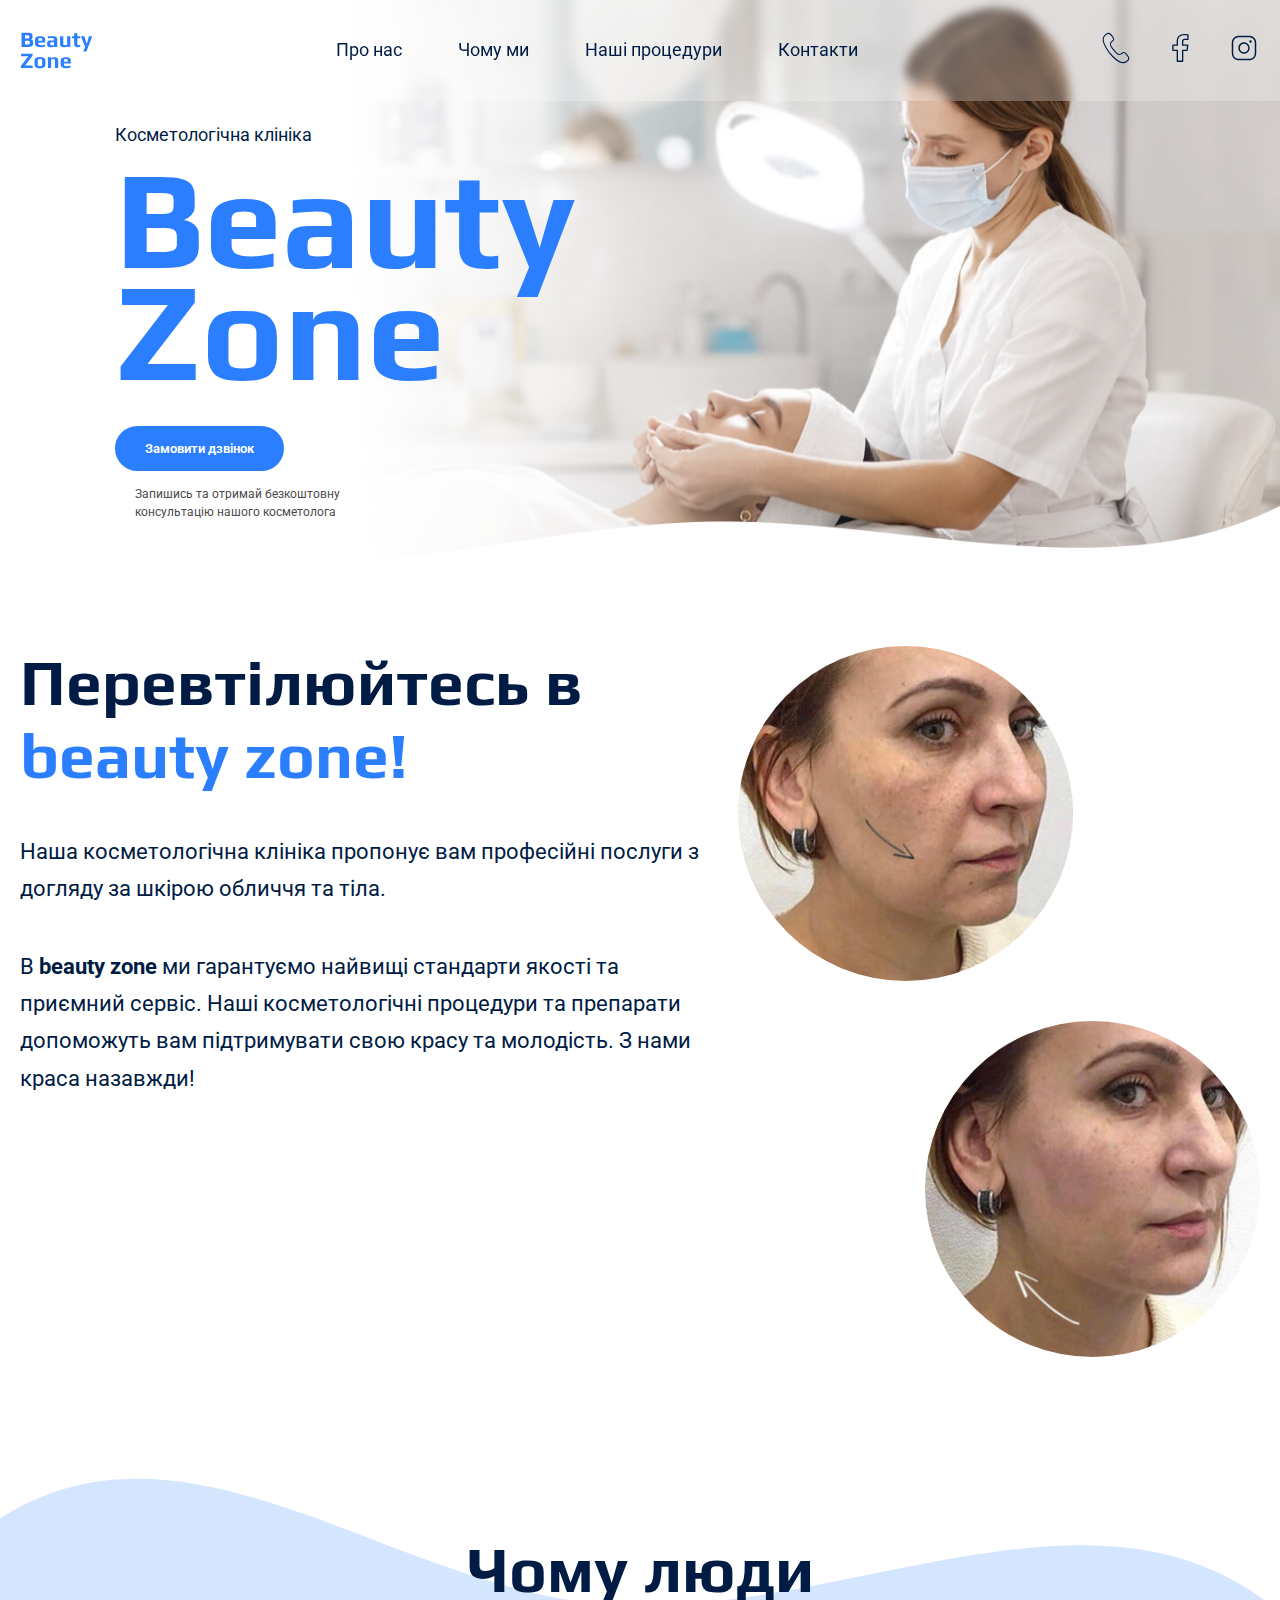
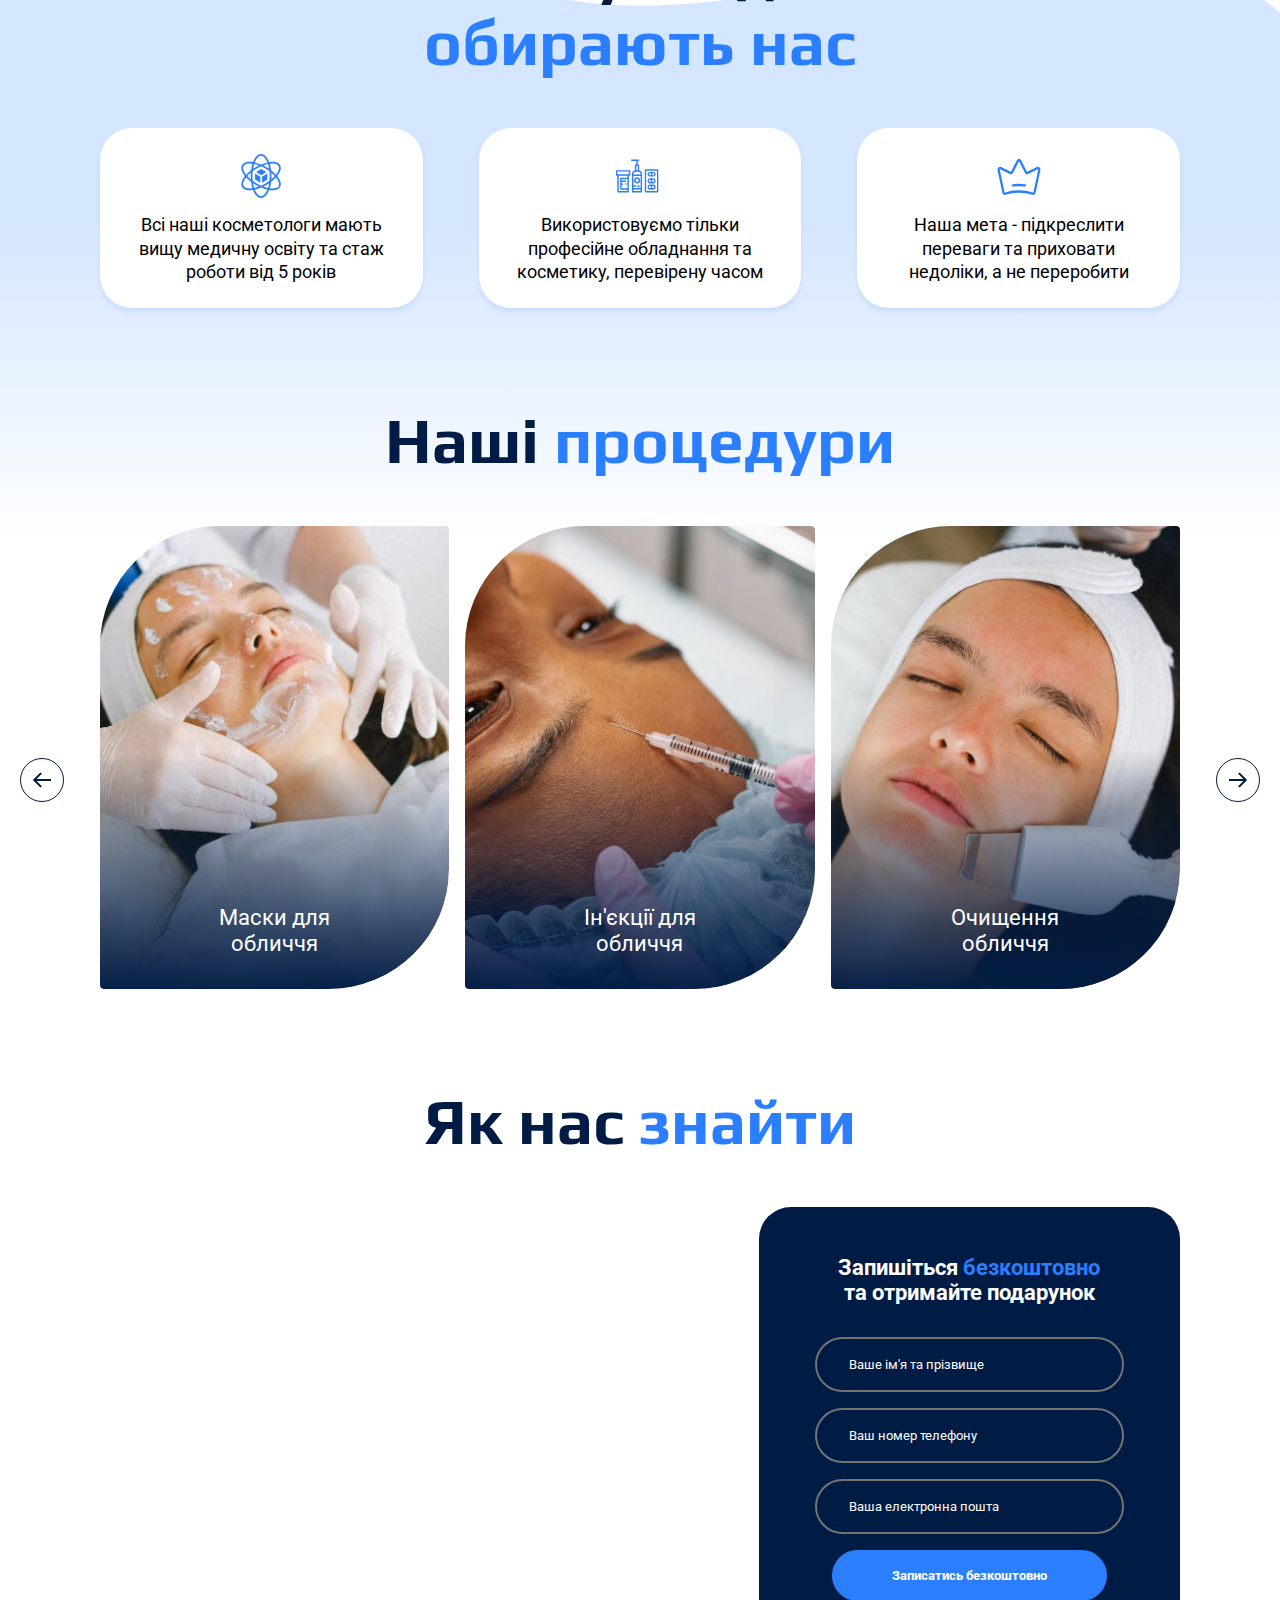
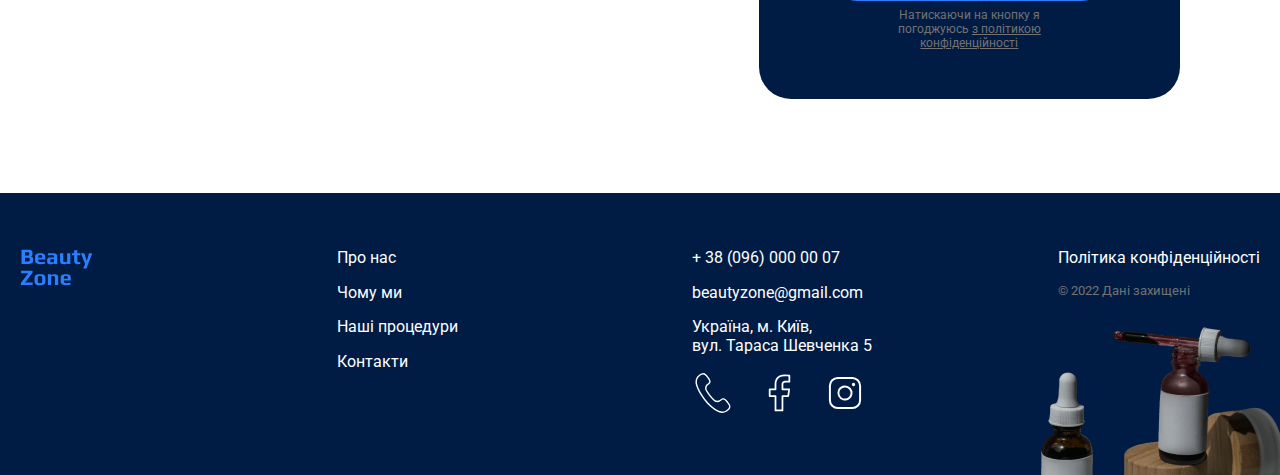
<file: index.html>
<!DOCTYPE html>
<html lang="en">

<head>
   <meta charset="UTF-8">
   <meta name="viewport" content="width=device-width, initial-scale=1.0">
   <title>Beauty Zone</title>
   <link href="https://fonts.googleapis.com/css?family=Roboto:regular,500,700&display=swap" rel="stylesheet">
   <link href="https://fonts.googleapis.com/css?family=Play:700&display=swap" rel="stylesheet">
   <link rel="stylesheet" href="./css/style.css">
</head>

<body>
   <div class="wrapper">
      <header class="header">
         <div class="header__container-width">
            <nav class="header__navigation">
               <a href="index.html" class="header__logo">
                  <img src="./images/header/logo.svg" alt="Logo image">
               </a>
               <ul class="header__menu-list">
                  <li class="header__menu-item">
                     <a href="#" class="header__menu-link">Про нас</a>
                  </li>
                  <li class="header__menu-item">
                     <a href="#" class="header__menu-link">Чому ми</a>
                  </li>
                  <li class="header__menu-item">
                     <a href="#" class="header__menu-link">Наші процедури</a>
                  </li>
                  <li class="header__menu-item">
                     <a href="#" class="header__menu-link">Контакти</a>
                  </li>
               </ul>
               <ul class="header__social-list">
                  <li class="header__social-item">
                     <a href="#" class="header__social-link">
                        <svg>
                           <use href="./images/icons.svg#_icon-telephone"></use>
                        </svg>
                     </a>
                  </li>
                  <li class="header__social-item">
                     <a href="#" class="header__social-link">
                        <svg>
                           <use href="./images/icons.svg#_icon-facebook"></use>
                        </svg>
                     </a>
                  </li>
                  <li class="header__social-item">
                     <a href="#" class="header__social-link">
                        <svg>
                           <use href="./images/icons.svg#_icon-instagram"></use>
                        </svg>
                     </a>
                  </li>
               </ul>
            </nav>
         </div>
      </header>
      <main class="page">
         <section class="hero">
            <div class="hero__container">
               <div class="hero__label">Косметологічна клініка</div>
               <h1 class="hero__title">Beauty Zone</h1>
               <button type="button" class="hero__button">Замовити дзвінок</button>
               <div class="hero__text">
                  <p>Запишись та отримай безкоштовну консультацію нашого косметолога</p>
               </div>
            </div>
         </section>
         <section class="about-us">
            <div class="about-us__container-width">
               <div class="about-us__content">
                  <h2 class="about-us__title title">Перевтілюйтесь в <span class="blue">beauty zone!</span></h2>
                  <div class="about-us__text">
                     <p>
                        Наша косметологічна клініка пропонує вам професійні послуги
                        з догляду за шкірою обличчя та тіла.
                     </p>
                     <p>
                        B <span class="bold">beauty zone</span> ми гарантуємо найвищі стандарти якості
                        та приємний сервіс. Наші косметологічні процедури та препарати допоможуть вам підтримувати свою
                        красу та молодість.
                        З нами краса назавжди!
                     </p>
                  </div>
               </div>
               <ul class="about-us__images">
                  <li class="about-us__image">
                     <img src="./images/about-us/image01.jpg" alt="Image woman portrait">
                  </li>
                  <li class="about-us__image">
                     <img src="./images/about-us/image02.jpg" alt="Image woman portrait">
                  </li>
               </ul>
            </div>
         </section>
         <section class="why">
            <div class="why__container">
               <h2 class="why__title title">Чому люди <br><span class="blue">обирають нас</span></h2>
               <ul class="why__list">
                  <li class="why__item">
                     <div class="why__icon">
                        <svg>
                           <use href="./images/icons.svg#_icon-01"></use>
                        </svg>
                     </div>
                     <div class="why__text">
                        <p>
                           Всі наші косметологи мають вищу медичну освіту та стаж роботи від 5 років
                        </p>
                     </div>
                  </li>
                  <li class="why__item">
                     <div class="why__icon">
                        <svg>
                           <use href="./images/icons.svg#_icon-02"></use>
                        </svg>
                     </div>
                     <div class="why__text">
                        <p>
                           Використовуємо тільки професійне обладнання та косметику, перевірену часом
                        </p>
                     </div>
                  </li>
                  <li class="why__item">
                     <div class="why__icon">
                        <svg>
                           <use href="./images/icons.svg#_icon-03"></use>
                        </svg>
                     </div>
                     <div class="why__text">
                        <p>
                           Наша мета - підкреслити переваги та приховати недоліки, а не переробити
                        </p>
                     </div>
                  </li>
               </ul>
            </div>
         </section>
         <section class="procedures">
            <div class="procedures__container-width">
               <h2 class="procedures__title title">Наші <span class="blue">процедури</span></h2>
               <div class="procedures__slider">
                  <ul class="procedures__wrapper slider__container">
                     <li class="procedures__slide">
                        <article>
                           <div class="procedures__image">
                              <img src="./images/procedures/01.jpg" alt="Procedure image">
                           </div>
                           <h3 class="procedures__label">
                              <a href="#" class="procedures__link">Маски для обличчя</a>
                           </h3>
                        </article>
                     </li>
                     <li class="procedures__slide">
                        <article>
                           <div class="procedures__image">
                              <img src="./images/procedures/02.jpg" alt="Procedure image">
                           </div>
                           <h3 class="procedures__label">
                              <a href="#" class="procedures__link">Ін'єкції для обличчя</a>
                           </h3>
                        </article>
                     </li>
                     <li class="procedures__slide">
                        <article>
                           <div class="procedures__image">
                              <img src="./images/procedures/03.jpg" alt="Procedure image">
                           </div>
                           <h3 class="procedures__label">
                              <a href="#" class="procedures__link">Очищення обличчя</a>
                           </h3>
                        </article>
                     </li>
                  </ul>
                  <div class="procedures__pagination"></div>
                  <div class="procedures__navigation">
                     <button type="button" class="procedures-button-prev">
                        <svg>
                           <use href="./images/icons.svg#_icon-arrow"></use>
                        </svg>
                     </button>
                     <button type="button" class="procedures-button-next">
                        <svg>
                           <use href="./images/icons.svg#_icon-arrow"></use>
                        </svg>
                     </button>
                  </div>
               </div>
            </div>
         </section>
         <section class="contacts">
            <div class="contacts__container">
               <h2 class="contacts__title title">Як нас <span class="blue">знайти</span></h2>
               <div class="contacts__body">
                  <div class="contacts__map">
                     <iframe src="https://www.google.com/maps/embed?pb=!1m18!1m12!1m3!1d5081.411130969585!2d30.51410109753927!3d50.446584736365395!2m3!1f0!2f0!3f0!3m2!1i1024!2i768!4f13.1!3m3!1m2!1s0x40d4cef8b5f6338d%3A0x25c7f06ad686451c!2z0LHRg9C70YzQstCw0YAg0KLQsNGA0LDRgdCwINCo0LXQstGH0LXQvdC60LAsIDUsINCa0LjRl9CyLCAwMjAwMA!5e0!3m2!1suk!2sua!4v1699537401948!5m2!1suk!2sua" style="border:0;" allowfullscreen="" loading="lazy" referrerpolicy="no-referrer-when-downgrade"></iframe>
                  </div>
                  <div class="contacts__block-form">
                     <form class="contacts__form form-contacts" action="#" method="get">
                        <h4 class="form-contacts__title">Запишіться <span class="blue">безкоштовно</span> та отримайте подарунок</h4>
                        <ul class="form-contacts__list">
                           <li class="form-contacts__item">
                              <input autocomplete="off" type="text" name="name" placeholder="Ваше ім'я та прізвище" class="form-contacts__input">
                           </li>
                           <li class="form-contacts__item">
                              <input autocomplete="off" type="tel" name="tel" placeholder="Ваш номер телефону" class="form-contacts__input">
                           </li>
                           <li class="form-contacts__item">
                              <input autocomplete="off" type="email" name="email" placeholder="Ваша електронна пошта" class="form-contacts__input">
                           </li>
                        </ul>
                        <div class="form-contacts__submit">
                           <button type="submit" class="form-contacts__button">Записатись безкоштовно</button>
                        </div>
                        <div class="form-contacts__text">
                           <p>
                              Натискаючи на кнопку я погоджуюсь <a href="#">з політикою конфіденційності</a>
                           </p>
                        </div>
                     </form>
                  </div>
               </div>
            </div>
         </section>
      </main>
      <footer class="footer">
         <div class="footer__container-width">
            <nav class="footer__navigation">
               <a href="index.html" class="footer__logo">
                  <img src="./images/header/logo.svg" alt="Logo image">
               </a>
               <ul class="footer__menu-list">
                  <li class="footer__menu-item">
                     <a href="#" class="footer__menu-link">Про нас</a>
                  </li>
                  <li class="footer__menu-item">
                     <a href="#" class="footer__menu-link">Чому ми</a>
                  </li>
                  <li class="footer__menu-item">
                     <a href="#" class="footer__menu-link">Наші процедури</a>
                  </li>
                  <li class="footer__menu-item">
                     <a href="#" class="footer__menu-link">Контакти</a>
                  </li>
               </ul>
               <div class="footer__contacts">
                  <ul class="footer__contacts-list">
                     <li class="footer__contacts-item">
                        <a href="tel:+380960000007" class="footer__contacts-link">+ 38 (096) 000 00 07</a>
                     </li>
                     <li class="footer__contacts-item">
                        <a href="mailto:beautyzone@gmail.com" class="footer__contacts-link">beautyzone@gmail.com</a>
                     </li>
                     <li class="footer__contacts-item">
                        <a href="#" class="footer__contacts-link">Україна, м. Київ, <br> вул. Тараса Шевченка 5</a>
                     </li>
                  </ul>
                  <ul class="footer__social-list">
                     <li class="footer__social-item">
                        <a href="#" class="footer__social-link">
                           <svg>
                              <use href="./images/icons.svg#_icon-telephone"></use>
                           </svg>
                        </a>
                     </li>
                     <li class="footer__social-item">
                        <a href="#" class="footer__social-link">
                           <svg>
                              <use href="./images/icons.svg#_icon-facebook"></use>
                           </svg>
                        </a>
                     </li>
                     <li class="footer__social-item">
                        <a href="#" class="footer__social-link">
                           <svg>
                              <use href="./images/icons.svg#_icon-instagram"></use>
                           </svg>
                        </a>
                     </li>
                  </ul>
               </div>
            </nav>
            <div class="footer__privacy">
               <a href="#" class="footer__policy">Політика конфіденційності</a>
               <div class="footer__copyright">© 2022 Дані захищені</div>
            </div>
         </div>
      </footer>
   </div>
</body>

</html>
</file>
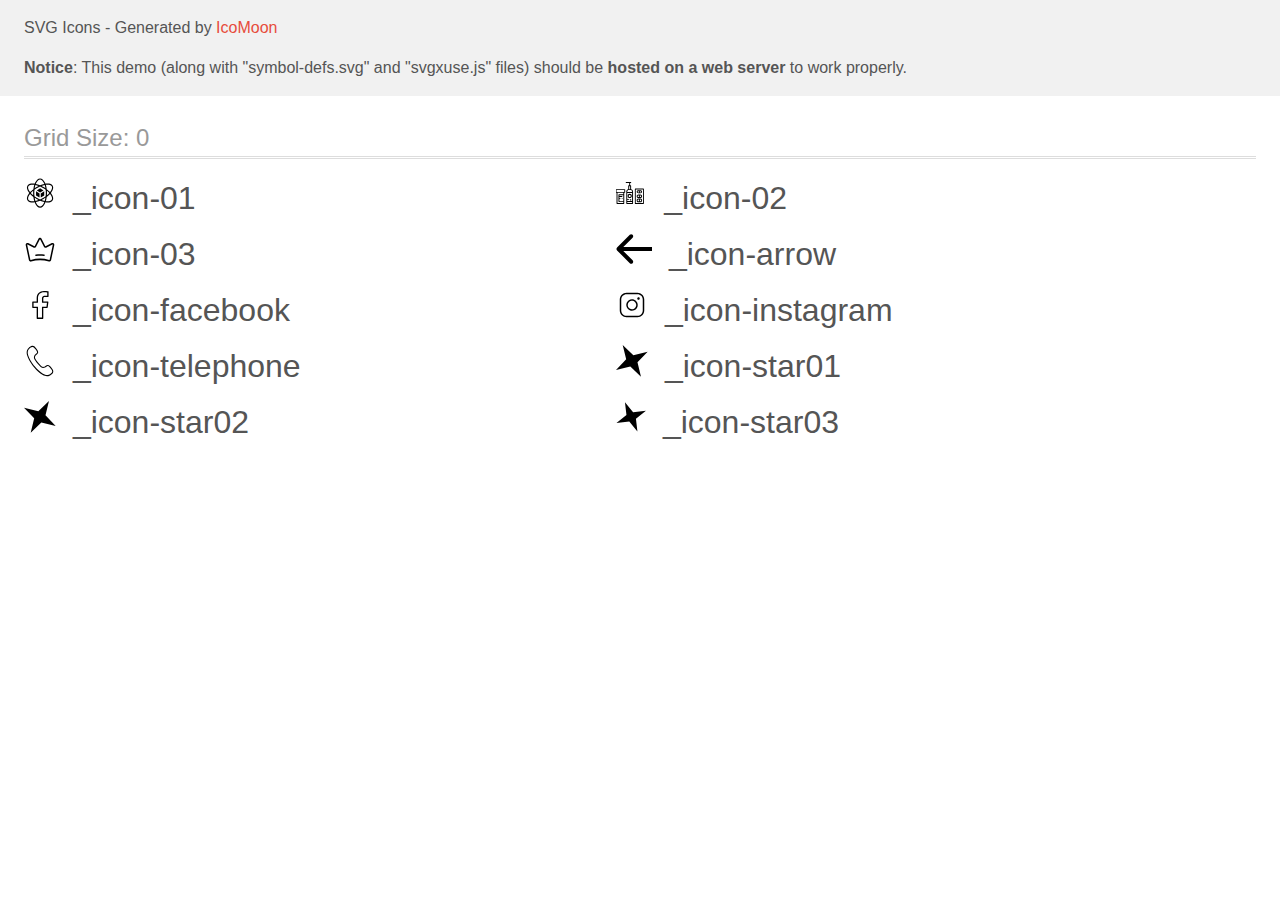
<file: images/icons/demo-external-svg.html>
<!doctype html>
<html>
<head>
    <title>IcoMoon - SVG Icons</title>
    <meta charset="utf-8">
    <meta name="viewport" content="width=device-width, initial-scale=1">
    <link rel="stylesheet" href="demo-files/demo.css">
    <link rel="stylesheet" href="style.css">
</head>
<body>
<header class="bgc1 clearfix">
<div class="mhl">
    <p>SVG Icons - Generated by <a href="https://icomoon.io/app">IcoMoon</a></p><p><strong>Notice</strong>: This demo (along with "symbol-defs.svg" and "svgxuse.js" files) should be <b>hosted on a web server</b> to work properly.</p>
</div>
</header>
    <div class="clearfix mhl ptl">
        <h1 class="mvm mtn fgc1">Grid Size: 0</h1>
        <div class="glyph fs1">
            <div class="clearfix pbs">
                <svg class="icon _icon-01"><use xlink:href="symbol-defs.svg#_icon-01"></use></svg><span class="name"> _icon-01</span>
            </div>
        </div>
        <div class="glyph fs1">
            <div class="clearfix pbs">
                <svg class="icon _icon-02"><use xlink:href="symbol-defs.svg#_icon-02"></use></svg><span class="name"> _icon-02</span>
            </div>
        </div>
        <div class="glyph fs1">
            <div class="clearfix pbs">
                <svg class="icon _icon-03"><use xlink:href="symbol-defs.svg#_icon-03"></use></svg><span class="name"> _icon-03</span>
            </div>
        </div>
        <div class="glyph fs1">
            <div class="clearfix pbs">
                <svg class="icon _icon-arrow"><use xlink:href="symbol-defs.svg#_icon-arrow"></use></svg><span class="name"> _icon-arrow</span>
            </div>
        </div>
        <div class="glyph fs1">
            <div class="clearfix pbs">
                <svg class="icon _icon-facebook"><use xlink:href="symbol-defs.svg#_icon-facebook"></use></svg><span class="name"> _icon-facebook</span>
            </div>
        </div>
        <div class="glyph fs1">
            <div class="clearfix pbs">
                <svg class="icon _icon-instagram"><use xlink:href="symbol-defs.svg#_icon-instagram"></use></svg><span class="name"> _icon-instagram</span>
            </div>
        </div>
        <div class="glyph fs1">
            <div class="clearfix pbs">
                <svg class="icon _icon-telephone"><use xlink:href="symbol-defs.svg#_icon-telephone"></use></svg><span class="name"> _icon-telephone</span>
            </div>
        </div>
        <div class="glyph fs1">
            <div class="clearfix pbs">
                <svg class="icon _icon-star01"><use xlink:href="symbol-defs.svg#_icon-star01"></use></svg><span class="name"> _icon-star01</span>
            </div>
        </div>
        <div class="glyph fs1">
            <div class="clearfix pbs">
                <svg class="icon _icon-star02"><use xlink:href="symbol-defs.svg#_icon-star02"></use></svg><span class="name"> _icon-star02</span>
            </div>
        </div>
        <div class="glyph fs1">
            <div class="clearfix pbs">
                <svg class="icon _icon-star03"><use xlink:href="symbol-defs.svg#_icon-star03"></use></svg><span class="name"> _icon-star03</span>
            </div>
        </div>
  </div>
<script defer src="svgxuse.js"></script>
</body>
</html>
</file>
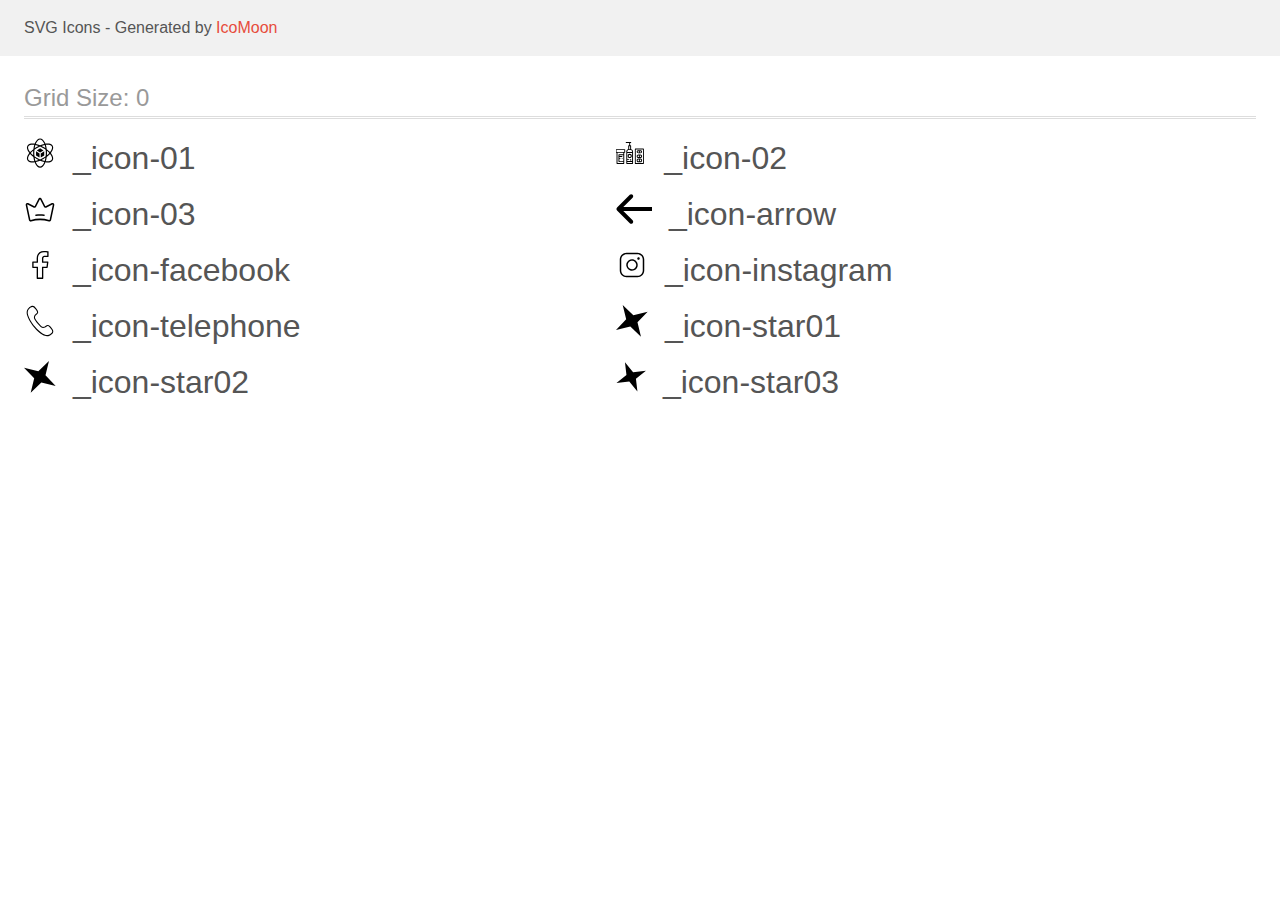
<file: images/icons/demo.html>
<!doctype html>
<html>
<head>
    <title>IcoMoon - SVG Icons</title>
    <meta charset="utf-8">
    <meta name="viewport" content="width=device-width, initial-scale=1">
    <link rel="stylesheet" href="demo-files/demo.css">
    <link rel="stylesheet" href="style.css">
</head>
<body>
<svg aria-hidden="true" style="position: absolute; width: 0; height: 0; overflow: hidden;" version="1.1" xmlns="http://www.w3.org/2000/svg" xmlns:xlink="http://www.w3.org/1999/xlink">
<defs>
<symbol id="_icon-01" viewBox="0 0 32 32">
<path d="M16.061 1.4c-1.050 0-2.031 0.478-2.867 1.261s-1.551 1.874-2.148 3.195c-0.125 0.277-0.244 0.564-0.359 0.861-0.308-0.049-0.617-0.089-0.927-0.12-0.361-0.036-0.712-0.058-1.054-0.066-1.026-0.024-1.964 0.080-2.786 0.329-1.096 0.332-2 0.943-2.525 1.852s-0.601 1.998-0.341 3.113c0.26 1.115 0.847 2.28 1.693 3.457 0.178 0.247 0.367 0.494 0.567 0.742-0.196 0.242-0.385 0.489-0.566 0.741-0.846 1.177-1.433 2.342-1.693 3.457s-0.184 2.204 0.341 3.113c0.525 0.909 1.429 1.52 2.525 1.852s2.398 0.407 3.841 0.263c0.302-0.030 0.611-0.071 0.926-0.12 0.112 0.291 0.231 0.579 0.359 0.863 0.596 1.321 1.312 2.412 2.148 3.195s1.817 1.261 2.867 1.261c1.050 0 2.031-0.478 2.866-1.261s1.551-1.874 2.148-3.195c0.128-0.284 0.248-0.572 0.359-0.862 0.314 0.049 0.623 0.090 0.925 0.12 1.442 0.144 2.745 0.070 3.841-0.263s2.001-0.943 2.526-1.852c0.525-0.909 0.601-1.998 0.341-3.113s-0.847-2.28-1.693-3.457c-0.182-0.252-0.371-0.5-0.567-0.741 0.196-0.242 0.385-0.489 0.567-0.742 0.846-1.177 1.433-2.342 1.693-3.457s0.184-2.204-0.341-3.113c-0.525-0.909-1.429-1.52-2.525-1.852-0.822-0.249-1.76-0.353-2.786-0.329-0.342 0.008-0.694 0.030-1.055 0.066-0.302 0.030-0.612 0.071-0.926 0.12-0.111-0.29-0.231-0.577-0.359-0.861-0.596-1.321-1.312-2.412-2.148-3.195s-1.817-1.261-2.866-1.261l0 0zM16.061 2.568c0.7 0 1.387 0.308 2.068 0.946s1.331 1.603 1.882 2.823c0.090 0.199 0.175 0.4 0.255 0.603-1.339 0.298-2.756 0.754-4.205 1.364-1.449-0.61-2.866-1.066-4.205-1.364 0.083-0.207 0.167-0.409 0.255-0.603 0.551-1.22 1.201-2.185 1.882-2.823s1.368-0.946 2.068-0.946l-0 0zM8.337 7.696c0.113-0.001 0.227-0 0.344 0.002 0.31 0.007 0.632 0.027 0.965 0.060 0.213 0.021 0.43 0.048 0.652 0.080-0.412 1.308-0.725 2.764-0.921 4.324-1.253 0.95-2.357 1.95-3.284 2.96-0.136-0.172-0.268-0.346-0.395-0.524-0.781-1.087-1.292-2.133-1.504-3.041s-0.135-1.657 0.215-2.264c0.35-0.607 0.96-1.047 1.853-1.318 0.586-0.178 1.287-0.273 2.077-0.281l0 0zM23.785 7.696c0.789 0.007 1.491 0.103 2.077 0.281 0.893 0.271 1.503 0.711 1.853 1.318s0.427 1.355 0.215 2.264c-0.212 0.909-0.723 1.954-1.504 3.041-0.128 0.177-0.26 0.352-0.395 0.524-0.927-1.010-2.031-2.010-3.284-2.96-0.196-1.56-0.51-3.016-0.922-4.324 0.221-0.032 0.438-0.059 0.651-0.080 0.321-0.033 0.643-0.053 0.965-0.060 0.114-0.003 0.229-0.003 0.344-0.002v0zM20.665 8.049c0.311 0.965 0.568 2.029 0.76 3.169-0.62-0.419-1.255-0.816-1.903-1.19s-1.308-0.725-1.981-1.053c1.082-0.403 2.133-0.713 3.124-0.926v-0zM11.457 8.049c0.991 0.213 2.041 0.523 3.123 0.926-0.672 0.327-1.333 0.679-1.981 1.053s-1.282 0.77-1.902 1.189c0.192-1.139 0.449-2.203 0.76-3.168zM16.061 9.578c0.95 0.419 1.915 0.906 2.877 1.462s1.867 1.147 2.705 1.761c0.112 1.033 0.173 2.112 0.173 3.223s-0.060 2.189-0.172 3.222c-0.838 0.614-1.743 1.205-2.705 1.761s-1.927 1.043-2.877 1.462c-0.951-0.419-1.916-0.907-2.878-1.462s-1.866-1.147-2.704-1.76c-0.112-1.033-0.173-2.112-0.173-3.222s0.060-2.191 0.173-3.224c0.838-0.614 1.743-1.205 2.705-1.761s1.926-1.043 2.877-1.462v-0zM16.14 11.335l-3.344 2.064 3.344 2.064 3.344-2.064-3.344-2.064zM9.217 13.781c-0.053 0.746-0.079 1.494-0.079 2.243 0 0.762 0.027 1.511 0.079 2.241-0.891-0.736-1.684-1.491-2.364-2.242 0.68-0.751 1.473-1.506 2.364-2.242zM22.905 13.781c0.89 0.736 1.683 1.49 2.363 2.242-0.68 0.751-1.473 1.506-2.363 2.242 0.052-0.746 0.079-1.493 0.078-2.241 0-0.763-0.027-1.511-0.079-2.242h0zM12.043 14.306v4.075l3.512 2.167v-4.075l-3.512-2.168zM20.234 14.308l-3.511 2.167v4.073l3.511-2.167v-4.073h-0zM6.091 16.923c0.927 1.011 2.031 2.010 3.284 2.96 0.196 1.56 0.51 3.016 0.921 4.323-0.221 0.032-0.438 0.059-0.65 0.080-1.331 0.133-2.493 0.053-3.386-0.218s-1.502-0.712-1.853-1.318c-0.35-0.607-0.427-1.355-0.215-2.264s0.723-1.954 1.504-3.041c0.128-0.177 0.259-0.352 0.395-0.523zM26.030 16.923c0.138 0.175 0.27 0.349 0.395 0.523 0.781 1.087 1.292 2.133 1.504 3.041s0.135 1.657-0.215 2.264c-0.35 0.606-0.96 1.047-1.853 1.318s-2.054 0.351-3.386 0.218c-0.217-0.022-0.434-0.049-0.65-0.080 0.412-1.308 0.725-2.764 0.921-4.324 1.252-0.95 2.357-1.949 3.283-2.959v0zM21.425 20.828c-0.192 1.139-0.449 2.204-0.76 3.169-0.991-0.213-2.041-0.523-3.124-0.926 0.673-0.328 1.333-0.679 1.981-1.053s1.283-0.771 1.903-1.189h-0zM10.698 20.829c0.62 0.418 1.254 0.815 1.902 1.189s1.309 0.725 1.981 1.053c-1.082 0.403-2.132 0.713-3.123 0.926-0.311-0.965-0.568-2.029-0.759-3.168zM16.096 20.882l0.043 0.026 0.042-0.026h-0.085zM16.061 23.743c1.449 0.61 2.867 1.067 4.206 1.364-0.081 0.203-0.166 0.405-0.256 0.604-0.551 1.22-1.201 2.185-1.882 2.823s-1.368 0.946-2.068 0.946c-0.7 0-1.387-0.308-2.068-0.946s-1.331-1.603-1.882-2.823c-0.090-0.2-0.175-0.401-0.256-0.604 1.339-0.298 2.756-0.754 4.205-1.364h-0z"></path>
</symbol>
<symbol id="_icon-02" viewBox="0 0 31 32">
<path d="M8.56 12.129h-8.681c-0.267 0-0.482 0.207-0.482 0.463v2.776c0 0.256 0.216 0.463 0.482 0.463h0.482v10.642c0 0.256 0.216 0.463 0.482 0.463h6.752c0.267 0 0.482-0.207 0.482-0.463v-10.642h0.482c0.267 0 0.482-0.207 0.482-0.463v-2.776c0-0.256-0.216-0.463-0.482-0.463zM3.255 20.92v-0.925h2.894v-0.925h-2.894v-0.925h3.858v6.015h-3.858v-2.313h0.965v-0.925h-0.965zM7.113 17.219h-4.34c-0.267 0-0.482 0.207-0.482 0.463v6.94c0 0.256 0.216 0.463 0.482 0.463h4.34v0.925h-5.787v-10.179h5.787v1.388zM8.078 14.905h-7.716v-1.851h7.716v1.851z"></path>
<path d="M14.95 12.216v-3.383c0-0.263-0.216-0.476-0.482-0.476h-0.482v-2.382h0.964v-0.953h-5.305v0.953h3.376v2.382h-0.482c-0.267 0-0.482 0.213-0.482 0.476v3.383c-1.099 0.222-1.929 1.183-1.929 2.334v11.909c0 0.263 0.216 0.476 0.482 0.476h5.787c0.267 0 0.482-0.213 0.482-0.476v-11.909c0-1.15-0.83-2.112-1.929-2.334zM13.021 9.31h0.964v2.858h-0.964v-2.858zM12.539 13.121h1.929c0.798 0 1.447 0.641 1.447 1.429v0.476h-4.823v-0.476c0-0.788 0.649-1.429 1.447-1.429zM15.915 24.077h-4.823v-0.953h1.929v-0.953h-1.929v-6.193h4.823v8.098zM11.092 25.983v-0.953h4.823v0.953h-4.823z"></path>
<path d="M27.278 11.537h-8.138c-0.25 0-0.452 0.209-0.452 0.467v14.465c0 0.258 0.202 0.467 0.452 0.467h8.138c0.25 0 0.452-0.209 0.452-0.467v-14.465c0-0.258-0.202-0.467-0.452-0.467zM26.826 26.002h-7.234v-13.532h7.234v13.532z"></path>
<path d="M6.631 21.013h-1.206v0.592h1.206v-0.592z"></path>
<path d="M15.071 22.197h-1.206v1.185h1.206v-1.185z"></path>
<path d="M13.564 21.013c1.164 0 2.11-0.93 2.11-2.073s-0.946-2.073-2.11-2.073c-1.164 0-2.11 0.93-2.11 2.073s0.946 2.073 2.11 2.073zM13.564 17.904c0.582 0 1.055 0.465 1.055 1.036s-0.473 1.036-1.055 1.036c-0.582 0-1.055-0.465-1.055-1.036s0.473-1.036 1.055-1.036z"></path>
<path d="M22.079 16.275h2.261c0.873 0 1.582-0.664 1.582-1.481s-0.71-1.481-1.582-1.481h-2.261c-0.873 0-1.582 0.664-1.582 1.481s0.71 1.481 1.582 1.481zM25.017 14.794c0 0.35-0.304 0.634-0.678 0.634h-0.678v-1.269h0.678c0.374 0 0.678 0.285 0.678 0.635zM22.079 14.16h0.678v1.269h-0.678c-0.374 0-0.678-0.285-0.678-0.634s0.304-0.635 0.678-0.635z"></path>
<path d="M22.079 21.013h2.261c0.873 0 1.582-0.797 1.582-1.777s-0.71-1.777-1.582-1.777h-2.261c-0.873 0-1.582 0.797-1.582 1.777s0.71 1.777 1.582 1.777zM25.017 19.236c0 0.42-0.304 0.761-0.678 0.761h-0.678v-1.523h0.678c0.374 0 0.678 0.342 0.678 0.761zM22.079 18.475h0.678v1.523h-0.678c-0.374 0-0.678-0.342-0.678-0.761s0.304-0.761 0.678-0.761z"></path>
<path d="M22.079 25.159h2.261c0.873 0 1.582-0.797 1.582-1.777s-0.71-1.777-1.582-1.777h-2.261c-0.873 0-1.582 0.797-1.582 1.777s0.71 1.777 1.582 1.777zM25.017 23.382c0 0.42-0.304 0.761-0.678 0.761h-0.678v-1.523h0.678c0.374 0 0.678 0.342 0.678 0.761zM22.079 22.621h0.678v1.523h-0.678c-0.374 0-0.678-0.342-0.678-0.761s0.304-0.761 0.678-0.761z"></path>
</symbol>
<symbol id="_icon-03" viewBox="0 0 32 32">
<path d="M29.687 10.326c-0.253-0.229-0.559-0.376-0.883-0.425s-0.655 0.003-0.954 0.15l-6.312 3.080c-0.028 0.017-0.058 0.027-0.090 0.031s-0.063 0-0.094-0.010c-0.030-0.010-0.058-0.027-0.083-0.049s-0.044-0.050-0.059-0.081l-3.688-7.287c-0.15-0.301-0.37-0.553-0.638-0.728s-0.575-0.268-0.887-0.268c-0.312 0-0.618 0.092-0.887 0.268s-0.489 0.427-0.638 0.728l-3.687 7.287c-0.014 0.031-0.034 0.059-0.059 0.081s-0.052 0.039-0.083 0.049c-0.030 0.010-0.062 0.014-0.094 0.010s-0.062-0.014-0.090-0.031l-6.313-3.080c-0.298-0.149-0.628-0.202-0.953-0.155s-0.631 0.194-0.883 0.423-0.442 0.532-0.546 0.873c-0.104 0.342-0.119 0.708-0.043 1.059l3.188 14.891c0.054 0.252 0.154 0.489 0.293 0.697s0.316 0.383 0.519 0.513c0.267 0.18 0.574 0.275 0.888 0.275 0.16-0.002 0.32-0.025 0.475-0.069 5.827-1.773 11.983-1.778 17.812-0.014 0.227 0.072 0.466 0.093 0.701 0.061s0.461-0.116 0.666-0.247 0.383-0.306 0.524-0.516c0.141-0.209 0.242-0.447 0.297-0.701l3.175-14.891c0.079-0.348 0.067-0.713-0.034-1.054s-0.289-0.643-0.541-0.871zM28.812 11.866l-3.188 14.891c-0.017 0.072-0.057 0.136-0.112 0.179-0.062 0.033-0.132 0.043-0.2 0.028-6.094-1.852-12.531-1.852-18.625 0-0.033 0.010-0.067 0.013-0.101 0.008s-0.066-0.017-0.096-0.037c-0.029-0.019-0.055-0.045-0.075-0.076s-0.034-0.065-0.041-0.102l-3.188-14.891c-0.007-0.041-0.006-0.083 0.003-0.124s0.026-0.079 0.050-0.111c0.024-0.033 0.054-0.059 0.088-0.078s0.071-0.029 0.109-0.030l0.1 0.028 6.325 3.094c0.399 0.198 0.851 0.222 1.266 0.069s0.762-0.472 0.972-0.894l3.688-7.287c0.020-0.043 0.050-0.080 0.088-0.106s0.081-0.039 0.125-0.039c0.044 0 0.087 0.014 0.125 0.039s0.068 0.062 0.088 0.106l3.687 7.287c0.21 0.422 0.557 0.742 0.972 0.894s0.867 0.128 1.266-0.069l6.325-3.094c0.043-0.021 0.090-0.028 0.137-0.021s0.090 0.029 0.126 0.062c0.037 0.032 0.064 0.075 0.080 0.124s0.018 0.101 0.008 0.151zM20.75 22.316c-0.021 0.203-0.109 0.391-0.247 0.527s-0.317 0.213-0.503 0.215h-0.075c-2.61-0.289-5.24-0.289-7.85 0-0.197 0.023-0.395-0.041-0.549-0.177s-0.254-0.335-0.276-0.552c-0.018-0.218 0.043-0.435 0.169-0.605s0.308-0.278 0.506-0.302c2.709-0.316 5.441-0.316 8.15 0 0.196 0.024 0.375 0.131 0.501 0.297s0.188 0.38 0.174 0.596z"></path>
</symbol>
<symbol id="_icon-arrow" viewBox="0 0 36 32">
<path d="M1.062 17.414c-0.781-0.781-0.781-2.047 0-2.828l12.728-12.728c0.781-0.781 2.047-0.781 2.828 0s0.781 2.047 0 2.828l-11.314 11.314 11.314 11.314c0.781 0.781 0.781 2.047 0 2.828s-2.047 0.781-2.828 0l-12.728-12.728zM36 18h-33.524v-4h33.524v4z"></path>
</symbol>
<symbol id="_icon-facebook" viewBox="0 0 32 32">
<path d="M23.987 2.128c-1.345-0.143-2.697-0.212-4.049-0.208-4.484 0-7.271 2.856-7.271 7.453v3.121h-3.767c-0.177 0-0.346 0.070-0.471 0.195s-0.195 0.295-0.195 0.471v5.133c0 0.177 0.070 0.346 0.195 0.471s0.295 0.195 0.471 0.195h3.767v10.293c0 0.177 0.070 0.346 0.195 0.471s0.295 0.195 0.471 0.195h5.304c0.177 0 0.346-0.070 0.471-0.195s0.195-0.295 0.195-0.471v-10.293h3.755c0.162 0 0.318-0.059 0.44-0.165s0.2-0.254 0.221-0.415l0.663-5.133c0.012-0.094 0.005-0.19-0.023-0.28s-0.074-0.175-0.137-0.246c-0.063-0.071-0.14-0.128-0.226-0.168s-0.18-0.059-0.275-0.059h-4.417v-2.612c0-1.293 0.26-1.833 1.877-1.833h2.719c0.177 0 0.346-0.070 0.471-0.195s0.195-0.295 0.195-0.471v-4.593c0-0.162-0.059-0.318-0.165-0.44s-0.254-0.2-0.415-0.221zM23.233 6.715l-2.053 0.001c-2.876 0-3.209 1.808-3.209 3.167v3.28c0 0.177 0.070 0.346 0.195 0.471s0.294 0.195 0.471 0.196h4.328l-0.492 3.8h-3.835c-0.177 0-0.346 0.070-0.471 0.195s-0.195 0.295-0.195 0.471v10.291h-3.971v-10.291c0-0.177-0.070-0.346-0.195-0.471s-0.295-0.195-0.471-0.195h-3.765v-3.8h3.765c0.177 0 0.346-0.070 0.471-0.195s0.195-0.295 0.195-0.471v-3.789c0-3.832 2.22-6.12 5.937-6.12 1.345 0 2.56 0.073 3.296 0.137v3.324z"></path>
</symbol>
<symbol id="_icon-instagram" viewBox="0 0 32 32">
<path d="M16 10.25c-1.137 0-2.249 0.337-3.194 0.969s-1.683 1.53-2.118 2.581c-0.435 1.051-0.549 2.207-0.327 3.322s0.77 2.14 1.574 2.944c0.804 0.804 1.829 1.352 2.944 1.574s2.272 0.108 3.322-0.327c1.051-0.435 1.949-1.172 2.581-2.118s0.969-2.057 0.969-3.194c0-1.525-0.606-2.987-1.684-4.066s-2.541-1.684-4.066-1.684zM16 20.25c-0.841 0-1.662-0.249-2.361-0.716s-1.244-1.131-1.565-1.907-0.406-1.631-0.242-2.456c0.164-0.825 0.569-1.582 1.163-2.176s1.352-0.999 2.176-1.163c0.824-0.164 1.679-0.080 2.456 0.242s1.44 0.866 1.907 1.565c0.467 0.699 0.716 1.521 0.716 2.361-0.003 1.126-0.452 2.205-1.248 3.002s-1.875 1.245-3.002 1.248zM21.5 3.75h-11c-1.79 0-3.507 0.711-4.773 1.977s-1.977 2.983-1.977 4.773v11c0 1.79 0.711 3.507 1.977 4.773s2.983 1.977 4.773 1.977h11c1.79 0 3.507-0.711 4.773-1.977s1.977-2.983 1.977-4.773v-11c0-1.79-0.711-3.507-1.977-4.773s-2.983-1.977-4.773-1.977zM26.75 21.5c0 1.392-0.553 2.728-1.538 3.712s-2.32 1.538-3.712 1.538h-11c-1.392 0-2.728-0.553-3.712-1.538s-1.538-2.32-1.538-3.712v-11c0-1.392 0.553-2.728 1.538-3.712s2.32-1.538 3.712-1.538h11c1.392 0 2.728 0.553 3.712 1.538s1.538 2.32 1.538 3.712v11zM23.75 9.5c0 0.247-0.073 0.489-0.211 0.694s-0.332 0.366-0.561 0.46c-0.229 0.095-0.48 0.119-0.722 0.071s-0.465-0.167-0.64-0.342-0.294-0.398-0.342-0.64c-0.048-0.242-0.023-0.494 0.071-0.722s0.255-0.424 0.46-0.561c0.206-0.137 0.447-0.211 0.695-0.211 0.331 0 0.649 0.132 0.884 0.366s0.366 0.552 0.366 0.884z"></path>
</symbol>
<symbol id="_icon-telephone" viewBox="0 0 32 32">
<path d="M27.655 22.957l-0.173-0.216c-1.372-1.735-2.519-2.637-3.503-2.756-0.851-0.116-1.673 0.472-2.548 1.077l-0.935 0.584c-0.112 0.056-0.223 0.101-0.327 0.132-0.547 0.155-1.927 0.245-2.708-0.469-0.909-0.832-2.32-2.355-3.417-3.685-1.048-1.377-2.2-3.095-2.801-4.176-0.508-0.916-0.083-2.197 0.201-2.672 0.056-0.093 0.129-0.185 0.211-0.276l0.824-0.761c0.012-0.012 0.017-0.027 0.028-0.037 0.008-0.008 0.021-0.005 0.031-0.012 0.744-0.628 1.513-1.275 1.619-2.105 0.124-0.976-0.483-2.296-1.857-4.029l-0.168-0.216c-0.851-1.091-2.137-2.74-3.985-2.468-0.727 0.108-1.376 0.356-2.045 0.776-0.007 0.004-0.011 0.012-0.016 0.016s-0.012 0.004-0.017 0.008l-0.932 0.691c-0.009 0.005-0.015 0.017-0.024 0.025-0.007 0.007-0.017 0.008-0.025 0.015-0.108 0.091-0.216 0.184-0.323 0.28-0.945 0.843-2.992 3.289-1.596 7.815 0.901 2.923 2.76 6.333 5.388 9.883l-0.025 0.021 1.449 1.805 0.012-0.009c2.849 3.371 5.749 5.976 8.407 7.553 1.773 1.053 3.323 1.401 4.597 1.401 1.677 0 2.879-0.603 3.481-0.995l0.379-0.253c0.043-0.029 0.073-0.071 0.104-0.108l0.825-0.621c0.009-0.008 0.015-0.019 0.024-0.027 0.004-0.004 0.011-0.003 0.016-0.007 0.587-0.536 0.993-1.097 1.276-1.763 0.732-1.705-0.579-3.339-1.445-4.42zM28.12 26.959c-0.22 0.517-0.541 0.957-1.005 1.384l-1.228 0.924c-1.112 0.723-3.489 1.616-6.943-0.435-2.657-1.577-5.583-4.244-8.461-7.712l-0.779-0.984c-2.711-3.595-4.617-7.037-5.517-9.955-1.169-3.793 0.304-5.828 1.291-6.707 0.1-0.091 0.2-0.175 0.299-0.259l0.004-0.004 0.895-0.663c0.544-0.344 1.048-0.536 1.628-0.624 1.239-0.187 2.247 1.12 2.987 2.069l0.173 0.22c1.536 1.937 1.684 2.859 1.636 3.235-0.053 0.417-0.688 0.952-1.248 1.423l-0.079 0.067c-0.003 0.003-0.004 0.007-0.007 0.009-0.004 0.003-0.008 0.004-0.012 0.007l-0.852 0.788c-0.005 0.005-0.008 0.012-0.013 0.019s-0.016 0.009-0.021 0.016c-0.132 0.148-0.245 0.296-0.337 0.449-0.479 0.801-0.931 2.457-0.217 3.739 0.623 1.12 1.808 2.889 2.897 4.319 1.139 1.381 2.591 2.949 3.532 3.809 0.705 0.644 1.687 0.86 2.536 0.86 0.455 0 0.872-0.063 1.188-0.152 0.167-0.048 0.339-0.117 0.516-0.204 0.011-0.005 0.016-0.015 0.027-0.021 0.005-0.003 0.013-0.001 0.019-0.005l0.989-0.619c0.032-0.021 0.053-0.049 0.080-0.076l0.012 0.013c0.609-0.423 1.304-0.919 1.739-0.847 0.385 0.047 1.26 0.417 2.799 2.36l0.177 0.223c0.749 0.935 1.776 2.215 1.297 3.333z"></path>
</symbol>
<symbol id="_icon-star01" viewBox="0 0 32 32">
<path d="M6.693 0l10.657 10.184 14.321-3.491-10.184 10.657 3.491 14.321-10.657-10.184-14.321 3.491 10.184-10.657-3.491-14.321z"></path>
</symbol>
<symbol id="_icon-star02" viewBox="0 0 32 32">
<path d="M24.979 0l-3.491 14.321 10.184 10.657-14.321-3.491-10.657 10.184 3.491-14.321-10.184-10.657 14.321 3.491 10.657-10.184z"></path>
</symbol>
<symbol id="_icon-star03" viewBox="0 0 30 32">
<path d="M8.965 1.136l8.153 9.994 12.812-1.483-9.994 8.153 1.483 12.813-8.153-9.994-12.813 1.483 9.994-8.153-1.483-12.813z"></path>
</symbol>
</defs>
</svg>

<header class="bgc1 clearfix">
<div class="mhl">
    <p>SVG Icons - Generated by <a href="https://icomoon.io/app">IcoMoon</a></p>
</div>
</header>
    <div class="clearfix mhl ptl">
        <h1 class="mvm mtn fgc1">Grid Size: 0</h1>
        <div class="glyph fs1">
            <div class="clearfix pbs">
                <svg class="icon _icon-01"><use xlink:href="#_icon-01"></use></svg><span class="name"> _icon-01</span>
            </div>
        </div>
        <div class="glyph fs1">
            <div class="clearfix pbs">
                <svg class="icon _icon-02"><use xlink:href="#_icon-02"></use></svg><span class="name"> _icon-02</span>
            </div>
        </div>
        <div class="glyph fs1">
            <div class="clearfix pbs">
                <svg class="icon _icon-03"><use xlink:href="#_icon-03"></use></svg><span class="name"> _icon-03</span>
            </div>
        </div>
        <div class="glyph fs1">
            <div class="clearfix pbs">
                <svg class="icon _icon-arrow"><use xlink:href="#_icon-arrow"></use></svg><span class="name"> _icon-arrow</span>
            </div>
        </div>
        <div class="glyph fs1">
            <div class="clearfix pbs">
                <svg class="icon _icon-facebook"><use xlink:href="#_icon-facebook"></use></svg><span class="name"> _icon-facebook</span>
            </div>
        </div>
        <div class="glyph fs1">
            <div class="clearfix pbs">
                <svg class="icon _icon-instagram"><use xlink:href="#_icon-instagram"></use></svg><span class="name"> _icon-instagram</span>
            </div>
        </div>
        <div class="glyph fs1">
            <div class="clearfix pbs">
                <svg class="icon _icon-telephone"><use xlink:href="#_icon-telephone"></use></svg><span class="name"> _icon-telephone</span>
            </div>
        </div>
        <div class="glyph fs1">
            <div class="clearfix pbs">
                <svg class="icon _icon-star01"><use xlink:href="#_icon-star01"></use></svg><span class="name"> _icon-star01</span>
            </div>
        </div>
        <div class="glyph fs1">
            <div class="clearfix pbs">
                <svg class="icon _icon-star02"><use xlink:href="#_icon-star02"></use></svg><span class="name"> _icon-star02</span>
            </div>
        </div>
        <div class="glyph fs1">
            <div class="clearfix pbs">
                <svg class="icon _icon-star03"><use xlink:href="#_icon-star03"></use></svg><span class="name"> _icon-star03</span>
            </div>
        </div>
  </div>
<script defer src="svgxuse.js"></script>
</body>
</html>
</file>
<file: images/icons/demo-files/demo.css>
body {
  padding: 0;
  margin: 0;
  font-family: sans-serif;
  font-size: 1em;
  line-height: 1.5;
  color: #555;
  background: #fff;
}
h1 {
  font-size: 1.5em;
  font-weight: normal;
  box-shadow: 0 1px #ddd, 0 2px #fff, 0 3px #ddd;
}
small {
  font-size: .66666667em;
}
a {
  color: #e74c3c;
  text-decoration: none;
}
a:hover, a:focus {
  box-shadow: 0 1px #e74c3c;
}
.bshadow0, input {
  box-shadow: inset 0 -2px #e7e7e7;
}
input:hover {
  box-shadow: inset 0 -2px #ccc;
}
input, fieldset {
  font-size: 1em;
  margin: 0;
  padding: 0;
  border: 0;
}
input {
  color: inherit;
  line-height: 1.5;
  height: 1.5em;
  padding: .25em 0;
}
input:focus {
  outline: none;
  box-shadow: inset 0 -2px #449fdb;
}
.glyph {
  font-size: 16px;
  margin-right: 1.5em;
  float: left;
  width: 17em;
}
svg {
  color: #000;
}
.liga {
  width: 80%;
  width: calc(100% - 2.5em);
}
.talign-right {
  text-align: right;
}
.talign-center {
  text-align: center;
}
.bgc1 {
  background: #f1f1f1;
}
.fgc0 {
  color: #000;
}
.fgc1 {
  color: #999;
}
p {
  margin-top: 1em;
  margin-bottom: 1em;
}
.mvm {
  margin-top: .75em;
  margin-bottom: .75em;
}
.mtn {
  margin-top: 0;
}
.mtl, .mal {
  margin-top: 1.5em;
}
.mbl, .mal {
  margin-bottom: 1.5em;
}
.mal, .mhl {
  margin-left: 1.5em;
  margin-right: 1.5em;
}
.mhmm {
  margin-left: 1em;
  margin-right: 1em;
}
.ptl {
  padding-top: 1.5em;
}
.pbs, .pvs {
  padding-bottom: .25em;
}
.pvs, .pts {
  padding-top: .25em;
}
.unit {
  float: left;
}
.unitRight {
  float: right;
}
.size1of2 {
  width: 50%;
}
.size1of1 {
  width: 100%;
}
.clearfix:before, .clearfix:after {
  content: " ";
  display: table;
}
.clearfix:after {
  clear: both;
}
.hidden-true {
  display: none;
}
.textbox0 {
  width: 3em;
  background: #f1f1f1;
  padding: .25em .5em;
  line-height: 1.5;
  height: 1.5em;
}
.fs0 {
  font-size: 16px;
}
.fs1 {
  font-size: 32px;
}
.name {
  margin-left: .25em;
}
</file>
<file: images/icons/style.css>
.icon {
  display: inline-block;
  width: 1em;
  height: 1em;
  stroke-width: 0;
  stroke: currentColor;
  fill: currentColor;
}

/* ==========================================
Single-colored icons can be modified like so:
._icon-name {
  font-size: 32px;
  color: red;
}
========================================== */

._icon-02 {
  width: 0.9794921875em;
}

._icon-arrow {
  width: 1.125em;
}

._icon-star03 {
  width: 0.9375em;
}
</file>
<file: css/style.css>
/* reset */
*{padding:0;margin:0;border:0;}
*,*:before,*:after{-moz-box-sizing:border-box;-webkit-box-sizing:border-box;box-sizing:border-box;}
:focus,:active{outline:none;}
a{color: inherit;}
a:focus,a:active{outline:none;}
nav,footer,header,aside{display:block;}
html,body{height:100%;width:100%;font-size:100%;line-height:1;font-size:14px;-ms-text-size-adjust:100%;-moz-text-size-adjust:100%;-webkit-text-size-adjust:100%;}
input,button,textarea{font-family:inherit;}
input::-ms-clear{display:none;}
button{cursor:pointer;}
button::-moz-focus-inner{padding:0;border:0;}
a,a:visited{text-decoration:none;}
a:hover{text-decoration:none;}
ul li{list-style:none;}
img{vertical-align:top;}
h1,h2,h3,h4,h5,h6{font-size:inherit;font-weight:inherit;}
/* variables */
:root {
   --primary-dark-blue: #011C44;
   --primary-blue: #2B7FFF;
   --primary-white: #FFF;
   --secondary-yellow: #FFD02B;
   --secondary-dark-blue: #011F4A;
   --secondary-grey: #4A4A4A;
   --secondary-grey-light: #747272;
   --secondary-black: #000;
}

/* Global */
body {
   font-family: 'Roboto', sans-serif;
   font-size: 18px;
   line-height: 1.15;
   color: var(--primary-dark-blue);
}
.wrapper {
   display: flex;
   flex-direction: column;
   min-height: 100%;
   overflow: hidden;
}
.wrapper > .page {
   flex-grow: 1;
}
[class*=__container] {
   max-width: 1110px;
   margin: 0 auto;
   padding: 0 15px;
}
[class*=__container-width] {
   max-width: 1270px;
   margin: 0 auto;
   padding: 0 15px;
}
/* header */
.header {
   padding-top: 32px;
   padding-bottom: 32px;
   background: rgba(255, 255, 255, 0.25);
   backdrop-filter: blur(5px);
   position: fixed;
   width: 100%;
   z-index: 100;
}
.header__container-width {
}
.header__navigation {
   display: flex;
   align-items: center;
   justify-content: space-between;
   column-gap: 20px;
}
.header__logo {
   flex-basis: 74px;
   flex-grow: 0;
   flex-shrink: 0;
}
.header__logo img {
   max-width: 100%;
}
.header__menu-list {
   display: flex;
   align-items: center;
   column-gap: 56px;
   row-gap: 15px;
   flex-wrap: wrap;
}
.header__menu-item {
}
.header__menu-link {
}
.header__menu-link:hover {
   color: var(--primary-blue);
}
.header__social-list {
   display: flex;
   align-items: center;
   column-gap: 32px;
}
.header__social-item {
}
.header__social-link svg {
   width: 32px;
   height: 32px;
   fill: var(--primary-dark-blue);
}
.header__social-link:hover svg {
   fill: var(--primary-blue);
}
/* main */
.page {
   background: url("../images/page/background.svg") center 72% / contain no-repeat;
}
/* common */
.title {
   font-family: Play;
   font-size: 64px;
   font-style: normal;
   font-weight: 700;
   line-height: 1.15; /* 74/64 */
}
.blue {
   color: var(--primary-blue);
}
.bold {
   font-weight: 700;
}
/* hero */
.hero {
   padding-top: 125px;
   padding-bottom: 125px;
   background: url("../images/hero/background.png") right bottom / cover no-repeat;
}
.hero__container {
   padding-left: 30px;
}
.hero__label {
   margin-bottom: 16px;
}
.hero__title {
   font-family: Play;
   font-size: 140px;
   font-weight: 700;
   line-height: 0.8;
   text-transform: capitalize;
   color: var(--primary-blue);
   max-width: 530px;
   margin-bottom: 40px;
}
.hero__button {
   display: inline-block;
   background-color: var(--primary-blue);
   color: var(--primary-white);
   padding: 13px 28px;
   border-radius: 32px;
   border: 2px solid var(--primary-blue);
   cursor: pointer;
   font-weight: 600;
   margin-bottom: 14px;
}
.hero__button:hover {
   background-color: var(--primary-white);
   color: var(--primary-dark-blue);
}
.hero__text {
   color: var(--secondary-grey);
   font-size: 12px;
   max-width: 238px;
   padding-left: 20px;
   line-height: 18px;
}
/* about us */
.about-us {
}
.about-us__container-width {
   display: flex;
   column-gap: 24px;
}
.about-us__content {
   flex-basis: 56%;
}
.about-us__title {
   margin-bottom: 40px;
}
.about-us__text {
   font-size: 22px;
   line-height: 1.7;
}
.about-us__text p:not(:last-child) {
   margin-bottom: 40px;
}
.about-us__images {
   flex-grow: 1;
   display: flex;
   flex-direction: column;
   row-gap: 40px;
}
.about-us__image {
   width: 335px;
   border-radius: 50%;
   overflow: hidden;
}
.about-us__image:last-child {
   justify-self: flex-end;
   align-self: flex-end;
}
.about-us__image img {
   max-width: 100%;
   width: 100%;
}
/* why */
.why {
   padding-top: 176px;
   padding-bottom: 96px;
}
.why__container {
}
.why__title {
   text-align: center;
   margin-bottom: 48px;
}
.why__list {
   display: flex;
   align-items: center;
   column-gap: 56px;
}
.why__item {
   flex-basis: calc((100% - 112px) / 3);
   border-radius: 32px;
   padding: 24px 32px;
   background-color: var(--primary-white);
   box-shadow: 0px 4px 4px 0px rgba(168, 198, 245, 0.38);
   display: flex;
   flex-direction: column;
   row-gap: 8px;
   align-items: center;
   justify-content: center;
}
.why__icon svg {
   width: 48px;
   height: 48px;
   fill: var(--primary-blue);
}
.why__text {
   color: var(--secondary-black);
   line-height: 1.33;
   text-align: center;
}
/* procedures */
.procedures {
   padding-bottom: 96px;
}
.procedures__container-width {
}
.procedures__title {
   text-align: center;
   margin-bottom: 48px;
}
.procedures__slider {
   position: relative;
}
.procedures__wrapper {
   display: flex;
   align-items: center;
   column-gap: 16px;
}
.procedures__slide {
   flex-basis: calc((100% - 32px) / 3);
   position: relative;
   border-radius: 120px 4px;
   overflow: hidden;
}
.procedures__image {
   position: relative;
}
.procedures__image img {
   width: 100%;
   max-width: 100%;
}
.procedures__image::after {
   content: "";
   position: absolute;
   width: 100%;
   height: 100%;
   top: 0;
   left: 0;
   display: inline-block;
   border-radius: 120px 4px;
   background: linear-gradient(180deg, rgba(1, 28, 68, 0.00) 48.53%, rgba(1, 28, 68, 0.73) 84.61%, #011C44 101.39%); 
}
.procedures__label {
   position: absolute;
   width: 100%;
   bottom: 32px;
   left: 0;
   text-align: center;
}
.procedures__link {
   display: block;
   max-width: 152px;
   margin: 0 auto;
   font-size: 22px;
   line-height: 1.18;
   color: var(--primary-white);
}
.procedures__link:hover {
   color: var(--primary-blue);
}
.procedures__pagination {
}
.procedures__navigation {
   position: absolute;
   width: 100%;
   top: 50%;
   left: 0;
   display: flex;
   justify-content: space-between;
}
.procedures-button-prev,
.procedures-button-next {
   display: flex;
   align-items: center;
   justify-content: center;
   background-color: transparent;
   width: 44px;
   height: 44px;
   border-radius: 50%;
   border: 1px solid var(--primary-dark-blue);
}
.procedures-button-next {
   transform: rotate(180deg);
}
.procedures-button-prev svg,
.procedures-button-next svg {
   width: 18px;
   height: 16px;
   fill: var(--primary-dark-blue);
}
.procedures-button-prev:hover,
.procedures-button-next:hover {
   border: 1px solid var(--primary-blue);
   background-color: var(--primary-blue);
}
.procedures-button-prev:hover svg,
.procedures-button-next:hover svg {
   fill: var(--primary-white);
}
/* contacts */
.contacts {
   padding-bottom: 94px;
}
.contacts__container {
}
.contacts__title {
   text-align: center;
   margin-bottom: 48px;
}
.contacts__body {
   display: flex;
   justify-content: space-between;
   column-gap: 32px;
}
.contacts__map {
   border-radius: 32px;
   overflow: hidden;
   flex-basis: 57%;
}
.contacts__map iframe {
   width: 100%;
   height: 100%;
}
.contacts__block-form {
   border-radius: 32px;
   flex-basis: 39%;
   background-color: var(--primary-dark-blue);
   padding: 48px 56px;
}
.contacts__form {
}
.form-contacts {
}
.form-contacts__title {
   max-width: 274px;
   margin: 0 auto;
   font-size: 22px;
   font-weight: 700;
   color: var(--primary-white);
   text-align: center;
   margin-bottom: 32px;
}
.form-contacts__list {
   display: flex;
   flex-direction: column;
   row-gap: 16px;
   margin-bottom: 16px;
}
.form-contacts__item {
}
.form-contacts__input {
   background-color: transparent;
   border-radius: 32px;
   border: 2px solid var(--secondary-grey-light);
   width: 100%;
   display: inline-block;
   padding: 18px 32px;
}
.form-contacts__input::placeholder {
   font-size: 13px;
   color: var(--primary-white);
}
.form-contacts__submit {
   text-align: center;
   margin-bottom: 8px;
}
.form-contacts__button {
   color: var(--primary-white);
   font-weight: 700;
   background-color: var(--primary-blue);
   display: inline-block;
   padding: 16px 58px;
   border-radius: 32px;
   border: 2px solid var(--primary-blue);
   cursor: pointer;
}
.form-contacts__button:hover {
   background-color: var(--primary-white);
   color: var(--primary-dark-blue);
}
.form-contacts__text {
   font-size: 12px;
   color: var(--secondary-grey-light);
   text-align: center;
   max-width: 213px;
   margin: 0 auto;
}
.form-contacts__text a {
   text-decoration: underline;
}
/* footer */
.footer {
   position: relative;
   padding-top: 56px;
   padding-bottom: 56px;
   background-color: var(--primary-dark-blue);
   color: var(--primary-white);
   font-size: 16px;
   line-height: 1.18;
   
}
.footer::after {
   content: "";
   position: absolute;
   width: 278px;
   height: 213px;
   right: -30px;
   bottom: -60px;
   background: url("../images/footer/decor.png") right bottom no-repeat;
}
.footer__container-width {
   display: flex;
   justify-content: space-between;
   column-gap: 186px;
}
.footer__navigation {
   flex-grow: 1;
   display: flex;
   justify-content: space-between;
}
.footer__logo {
   flex-basis: 83px;
   flex-grow: 0;
   font-style: 0;
}
.footer__logo img {
   max-width: 100%;
}
.footer__menu-list {
   display: flex;
   flex-direction: column;
   row-gap: 16px;
}
.footer__menu-item {
}
.footer__menu-link:hover {
   color: var(--primary-blue);
}
.footer__contacts {
}
.footer__contacts-list {
   display: flex;
   flex-direction: column;
   row-gap: 16px;
   margin-bottom: 16px;
}
.footer__contacts-item {
}
.footer__contacts-link:hover {
   color: var(--primary-blue);
}
.footer__social-list {
   display: flex;
   align-items: center;
   column-gap: 24px;
}
.footer__social-item {
   flex-basis: 42px;
   flex-grow: 0;
   font-style: 0;
}
.footer__social-link svg {
   width: 42px;
   height: 42px;
   fill: var(--primary-white);
}
.footer__social-link:hover svg {
   fill: var(--primary-blue);
}
.footer__privacy {
}
.footer__policy {
   display: inline-block;
   margin-bottom: 16px;
}
.footer__policy:hover {
   color: var(--primary-blue);
}
.footer__copyright {
   font-size: 13px;
   line-height: 1.15;
   color: var(--secondary-grey-light);
}
</file>
